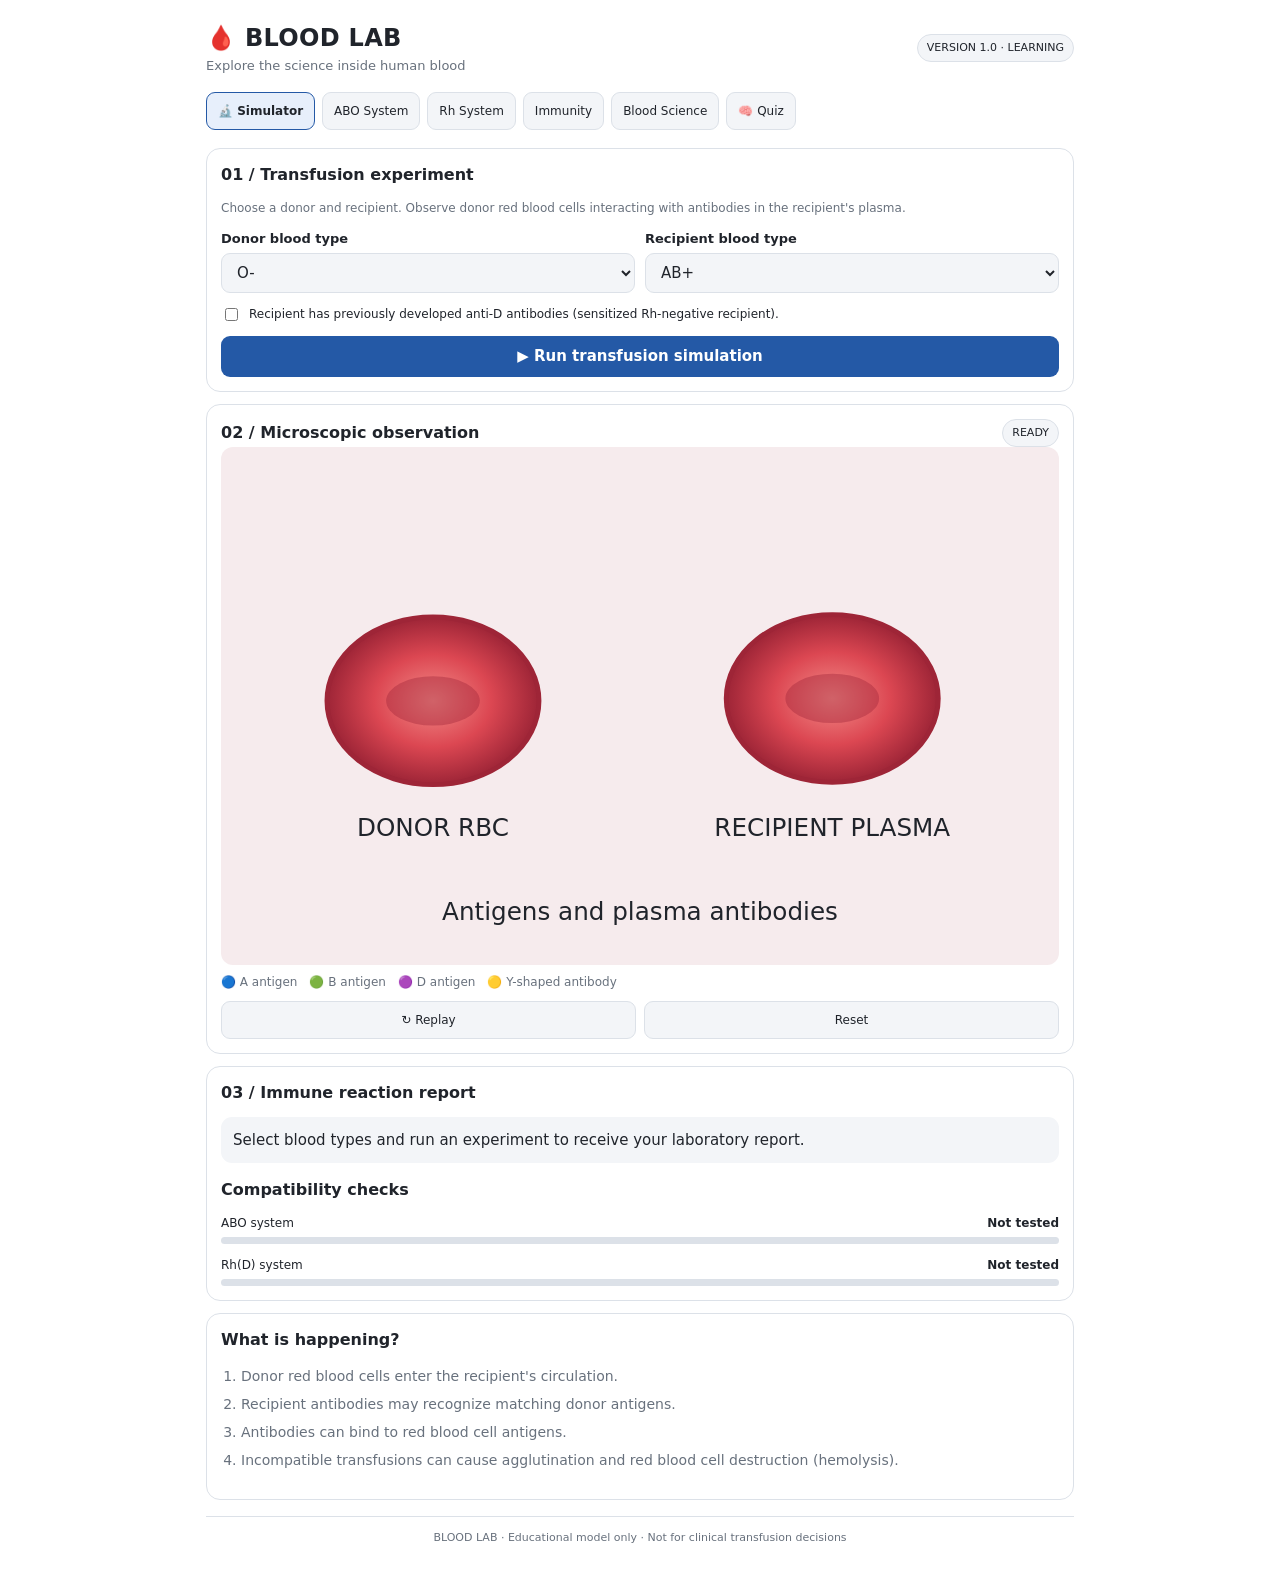
<file: blood_lab_interactive.html>
<!doctype html>
<html lang="en">
<head>
<meta charset="utf-8">
<meta name="viewport" content="width=device-width, initial-scale=1">
<title>Blood Lab — Interactive Science Simulator</title>
<style>
:root{color-scheme:light dark;--bg:#fff;--text:#20242b;--muted:#68717d;--card:#fff;--panel:#f3f5f8;--border:#dce1e8;--accent:#2459a6;--accent-bg:#e7effb}
@media(prefers-color-scheme:dark){:root{--bg:#15181d;--text:#edf0f5;--muted:#aab2bf;--card:#20252c;--panel:#292f38;--border:#3b424d;--accent:#8ab4f8;--accent-bg:#26384f}}
*{box-sizing:border-box}body{margin:0;background:var(--bg);color:var(--text);font:15px/1.5 system-ui,-apple-system,Segoe UI,Roboto,Arial,sans-serif}
main{max-width:900px;margin:auto;padding:20px 16px 40px}.header{display:flex;justify-content:space-between;align-items:center;gap:12px;margin-bottom:16px}.brand{font-size:24px;font-weight:800;letter-spacing:.3px}.subtitle,.muted{color:var(--muted)}.subtitle{font-size:13px}.version,.pill{font-size:11px;border:1px solid var(--border);border-radius:30px;padding:5px 9px;white-space:nowrap;background:var(--panel)}
nav{display:flex;gap:7px;overflow-x:auto;padding-bottom:10px;margin-bottom:8px}button,select{font:inherit;color:var(--text);background:var(--panel);border:1px solid var(--border);border-radius:9px;padding:9px 11px;cursor:pointer}button:focus-visible,select:focus-visible{outline:2px solid var(--accent);outline-offset:2px}button.active{background:var(--accent-bg);border-color:var(--accent);font-weight:700}.tab{font-size:12px;white-space:nowrap}.primary{background:var(--accent);color:white;border:0;font-weight:700;width:100%;margin-top:12px}.panel{background:var(--card);border:1px solid var(--border);border-radius:14px;padding:14px;margin:0 0 12px}.panel h2{font-size:19px;margin:0 0 5px}.panel h3{font-size:16px;margin:0}.small{font-size:12px}.grid{display:grid;grid-template-columns:repeat(2,minmax(0,1fr));gap:10px}.types{display:grid;grid-template-columns:repeat(4,minmax(0,1fr));gap:8px}.types button{font-weight:700;padding:10px 4px}.field label{display:block;font-size:13px;font-weight:650}.field select{display:block;width:100%;margin-top:5px}.check{display:flex;gap:8px;align-items:flex-start;font-size:12px;margin-top:12px}.result{background:var(--panel);border-radius:11px;padding:12px;margin-top:12px}.statusrow{display:flex;justify-content:space-between;gap:10px;font-size:12px;margin:12px 0 5px}.meter{height:7px;background:var(--border);border-radius:20px;overflow:hidden}.meter>div{height:100%;width:0;background:var(--accent);transition:width .35s}.actions{display:flex;gap:8px;margin-top:10px}.actions button{flex:1;font-size:12px}.legend{display:flex;flex-wrap:wrap;gap:12px;font-size:12px;color:var(--muted);margin-top:8px}.microscope{width:100%;height:auto;display:block;background:#9e2633; background:color-mix(in srgb,#9e2633 9%,var(--card));border-radius:12px}.hidden{display:none!important}.list{padding-left:20px;color:var(--muted);font-size:14px}.list li{margin:7px 0}.infoitem{display:flex;gap:12px;align-items:flex-start}.emoji{font-size:28px}.footer{border-top:1px solid var(--border);padding-top:13px;text-align:center;color:var(--muted);font-size:11px;margin-top:16px}
@keyframes float{0%,100%{transform:translateY(0)}50%{transform:translateY(-6px)}}@keyframes pulse{0%,100%{opacity:.6}50%{opacity:1}}.particle{animation:float 2.6s ease-in-out infinite}.clump{animation:pulse 1.4s ease-in-out infinite}
@media(max-width:520px){main{padding:14px 11px 30px}.brand{font-size:21px}.version{font-size:9px}.panel{padding:12px}.types{gap:6px}.types button{font-size:13px;padding:9px 2px}}
</style>
</head>
<body>
<main id="bloodlab">
 <header class="header"><div><div class="brand">🩸 BLOOD LAB</div><div class="subtitle">Explore the science inside human blood</div></div><span class="version">VERSION 1.0 · LEARNING</span></header>
 <nav id="nav">
  <button class="tab active" data-page="sim">🔬 Simulator</button><button class="tab" data-page="abo">ABO System</button><button class="tab" data-page="rh">Rh System</button><button class="tab" data-page="immune">Immunity</button><button class="tab" data-page="learn">Blood Science</button><button class="tab" data-page="quiz">🧠 Quiz</button>
 </nav>
 <section id="page-sim">
  <div class="panel"><h3>01 / Transfusion experiment</h3><p class="small muted">Choose a donor and recipient. Observe donor red blood cells interacting with antibodies in the recipient's plasma.</p>
   <div class="grid">
    <div class="field"><label for="donor">Donor blood type</label><select id="donor"><option>O-</option><option>O+</option><option>A-</option><option>A+</option><option>B-</option><option>B+</option><option>AB-</option><option>AB+</option></select></div>
    <div class="field"><label for="recipient">Recipient blood type</label><select id="recipient"><option>AB+</option><option>AB-</option><option>O-</option><option>O+</option><option>A-</option><option>A+</option><option>B-</option><option>B+</option></select></div>
   </div>
   <label class="check"><input id="sensitized" type="checkbox"> Recipient has previously developed anti-D antibodies (sensitized Rh-negative recipient).</label>
   <button id="run" class="primary">▶ Run transfusion simulation</button>
  </div>
  <div class="panel"><div style="display:flex;justify-content:space-between;align-items:center;gap:8px"><h3>02 / Microscopic observation</h3><span class="pill" id="stage">READY</span></div>
   <svg id="microscope" class="microscope" viewBox="0 0 340 210" role="img" aria-label="Illustration of red blood cells, antigens and antibodies">
    <defs><radialGradient id="cellgrad"><stop offset="0" stop-color="#f28b88"/><stop offset=".55" stop-color="#dc4752"/><stop offset="1" stop-color="#9e2537"/></radialGradient></defs>
    <g class="particle"><ellipse cx="86" cy="103" rx="43" ry="34" fill="url(#cellgrad)" stroke="#9e2537" stroke-width="2"/><ellipse cx="86" cy="103" rx="19" ry="10" fill="#9e2537" opacity=".4"/></g>
    <g class="particle" style="animation-delay:-1s"><ellipse cx="248" cy="102" rx="43" ry="34" fill="url(#cellgrad)" stroke="#9e2537" stroke-width="2"/><ellipse cx="248" cy="102" rx="19" ry="10" fill="#9e2537" opacity=".4"/></g>
    <g id="markers"></g><g id="antibodies"></g><g id="clumps"></g>
    <text x="86" y="158" text-anchor="middle" font-size="10" fill="currentColor">DONOR RBC</text><text x="248" y="158" text-anchor="middle" font-size="10" fill="currentColor">RECIPIENT PLASMA</text><text x="170" y="192" text-anchor="middle" font-size="10" fill="currentColor" id="visualLabel">Awaiting experiment...</text>
   </svg>
   <div class="legend"><span>🔵 A antigen</span><span>🟢 B antigen</span><span>🟣 D antigen</span><span>🟡 Y-shaped antibody</span></div>
   <div class="actions"><button id="replay">↻ Replay</button><button id="clear">Reset</button></div>
  </div>
  <div class="panel"><h3>03 / Immune reaction report</h3><div id="report" class="result" aria-live="polite">Select blood types and run an experiment to receive your laboratory report.</div>
   <h3 style="margin-top:15px">Compatibility checks</h3>
   <div class="statusrow"><span>ABO system</span><b id="aboStatus">Not tested</b></div><div class="meter"><div id="aboMeter"></div></div>
   <div class="statusrow"><span>Rh(D) system</span><b id="rhStatus">Not tested</b></div><div class="meter"><div id="rhMeter"></div></div>
  </div>
  <div class="panel"><h3>What is happening?</h3><ol class="list"><li>Donor red blood cells enter the recipient's circulation.</li><li>Recipient antibodies may recognize matching donor antigens.</li><li>Antibodies can bind to red blood cell antigens.</li><li>Incompatible transfusions can cause agglutination and red blood cell destruction (hemolysis).</li></ol></div>
 </section>
 <section id="page-abo" class="hidden">
  <div class="panel"><h2>ABO Blood Group System</h2><p class="small muted">Four groups determined by A and B antigens on red blood cells.</p></div>
  <div class="grid">
   <div class="panel"><h3>Group A</h3><p>🔵 A antigen</p><p class="small muted">Anti-B antibodies</p></div><div class="panel"><h3>Group B</h3><p>🟢 B antigen</p><p class="small muted">Anti-A antibodies</p></div>
   <div class="panel"><h3>Group AB</h3><p>🔵 A + 🟢 B</p><p class="small muted">Neither anti-A nor anti-B</p></div><div class="panel"><h3>Group O</h3><p>No A or B antigens</p><p class="small muted">Anti-A + Anti-B</p></div>
  </div>
  <div class="panel"><h3>Why does a reaction occur?</h3><p class="small muted">For example, an A-group recipient normally has anti-B antibodies. If B-antigen-bearing red blood cells enter their bloodstream, those antibodies can bind to the B antigens, potentially causing a dangerous transfusion reaction.</p></div>
 </section>
 <section id="page-rh" class="hidden">
  <div class="panel"><h2>Rh(D) Blood Group System</h2><p class="small muted">A separate antigen system from ABO.</p></div>
  <div class="grid"><div class="panel"><h3>Rh-positive (+)</h3><div class="emoji">🟣</div><p class="small muted">D antigen present</p></div><div class="panel"><h3>Rh-negative (−)</h3><div class="emoji">⚪</div><p class="small muted">D antigen absent</p></div></div>
  <div class="panel"><h3>Why isn't anti-D naturally present?</h3><p class="small muted">Anti-D usually develops after exposure to D-positive red blood cells, such as through transfusion or pregnancy. An Rh-negative person can become sensitized and develop immune memory.</p></div>
  <div class="panel"><h3>Important: Rh-negative does not mean immune to D</h3><p class="small muted">It means their own red blood cells lack the D antigen. Their immune system can still recognize D as foreign following exposure.</p></div>
 </section>
 <section id="page-immune" class="hidden">
  <div class="panel"><h2>Adaptive Immune Response</h2><p class="small muted">How your body develops a specific antibody response.</p></div>
  <div class="panel">
   <div class="infoitem"><span class="emoji">🔍</span><div><b>1. Recognition</b><p class="small muted">An immune cell recognizes a foreign antigen.</p></div></div><hr><div class="infoitem"><span class="emoji">⚡</span><div><b>2. Activation</b><p class="small muted">Appropriate B cells receive activation signals.</p></div></div><hr><div class="infoitem"><span class="emoji">🧬</span><div><b>3. Clonal expansion</b><p class="small muted">The activated B cells multiply.</p></div></div><hr><div class="infoitem"><span class="emoji">🏭</span><div><b>4. Antibody production</b><p class="small muted">Plasma cells produce antigen-specific antibodies.</p></div></div><hr><div class="infoitem"><span class="emoji">🧠</span><div><b>5. Immune memory</b><p class="small muted">Memory B cells can support a faster response to future exposure.</p></div></div>
  </div>
  <div class="panel"><h3>Cybersecurity analogy</h3><p class="small muted">Foreign antigen = unfamiliar intruder. Immune recognition = threat detection. Antibodies = specialized defensive tools. Memory B cells = retained threat knowledge.</p></div>
 </section>
 <section id="page-learn" class="hidden">
  <div class="panel"><h2>Blood Science Library</h2><p class="small muted">Explore the major components of human blood.</p></div>
  <div class="panel infoitem"><span class="emoji">🔴</span><div><b>Red blood cells</b><p class="small muted">Carry oxygen using hemoglobin. Their membranes carry blood-group antigens.</p></div></div>
  <div class="panel infoitem"><span class="emoji">⚪</span><div><b>White blood cells</b><p class="small muted">Participate in immune defense, including lymphocytes that recognize antigens.</p></div></div>
  <div class="panel infoitem"><span class="emoji">🟡</span><div><b>Plasma</b><p class="small muted">The liquid part of blood, transporting proteins, nutrients, hormones and antibodies.</p></div></div>
  <div class="panel infoitem"><span class="emoji">🟠</span><div><b>Platelets</b><p class="small muted">Help form blood clots to control bleeding.</p></div></div>
  <div class="panel"><h3>Other important concepts</h3><ul class="list"><li>Hemoglobin and oxygen transport</li><li>Blood clotting and coagulation</li><li>Antigens and antibodies</li><li>Blood typing and crossmatching</li><li>Hemolysis and agglutination</li><li>Hemolytic disease of the fetus and newborn</li><li>Plasma and platelet transfusions</li></ul></div>
 </section>
 <section id="page-quiz" class="hidden">
  <div class="panel"><h2>🧠 Knowledge Check</h2><p class="small muted">Test your understanding of ABO and Rh compatibility.</p></div>
  <div class="panel" id="quizContent"></div><div style="display:flex;justify-content:space-between;align-items:center;gap:10px"><span class="small muted" id="qprogress">Question 1 of 5</span><button id="nextQ" class="primary" style="width:auto;margin:0">Next →</button></div><p id="quizFeedback" aria-live="polite"></p>
 </section>
 <footer class="footer">BLOOD LAB · Educational model only · Not for clinical transfusion decisions</footer>
</main>
<script>
(()=>{
const root=document.getElementById('bloodlab');const $=id=>document.getElementById(id);
const abo=g=>g.replace(/[+-]/g,'');const rh=g=>g.endsWith('+');
const antigens=g=>({A:['A','AB'].includes(abo(g)),B:['B','AB'].includes(abo(g)),D:rh(g)});
const antibodies=g=>({A:abo(g)==='B'||abo(g)==='O',B:abo(g)==='A'||abo(g)==='O'});
let last=null,timer=null,quizIndex=0,answered=false,score=0;
function compatible(d,r,sens){let da=antigens(d),ra=antibodies(r);let badA=(da.A&&ra.A)||(da.B&&ra.B),badD=da.D&&r.endsWith('-'),immuneD=badD&&sens;return{abo:!badA,rh:!immuneD,standard:!badA&&!badD,actual:!badA&&!immuneD,badA,badD,immuneD}}
function marker(x,y,type){let colors={A:'#3d9be9',B:'#41b88c',D:'#bb8be8'};return `<g><path d="M ${x} ${y} l 0 -12" stroke="${colors[type]}" stroke-width="4" stroke-linecap="round"/><circle cx="${x}" cy="${y-14}" r="6" fill="${colors[type]}"/><text x="${x}" y="${y-12}" text-anchor="middle" font-size="7" fill="white" font-weight="bold">${type}</text></g>`}
function antibody(x,y,type){return `<g transform="translate(${x} ${y})"><path d="M0 12 L0 0 L-8 -9 M0 0 L8 -9" fill="none" stroke="#e3ad40" stroke-width="4" stroke-linecap="round" stroke-linejoin="round"/><text x="0" y="24" text-anchor="middle" font-size="8" fill="currentColor">${type}</text></g>`}
function draw(reaction,stage){let d=$('donor').value,r=$('recipient').value,da=antigens(d),ra=antibodies(r),mk='',types=Object.keys(da).filter(k=>da[k]),pos=[[65,83],[87,69],[108,88]];types.forEach((t,i)=>mk+=marker(...pos[i],t));$('markers').innerHTML=mk;let ab='',at=Object.keys(ra).filter(k=>ra[k]).map(k=>k==='A'?'anti-A':'anti-B');if($('sensitized').checked&&r.endsWith('-'))at.push('anti-D');if(reaction)at=at.filter(k=>k==='anti-A'?da.A:k==='anti-B'?da.B:da.D);[[226,63],[260,61],[291,82]].slice(0,at.length).forEach((p,i)=>ab+=antibody(...p,at[i]));$('antibodies').innerHTML=ab;$('clumps').innerHTML=reaction?`<g class="clump"><circle cx="145" cy="89" r="12" fill="#e3ad40" opacity=".65"/><circle cx="166" cy="109" r="14" fill="#e3ad40" opacity=".55"/><circle cx="185" cy="81" r="10" fill="#e3ad40" opacity=".7"/><path d="M133 95 Q165 55 195 100" stroke="#e3ad40" stroke-width="3" fill="none" stroke-dasharray="4 4"/></g>`:'';$('stage').textContent=stage;$('visualLabel').textContent=reaction?'Antibody binding illustrated':'Antigens and plasma antibodies'}
function run(){clearTimeout(timer);let d=$('donor').value,r=$('recipient').value,s=$('sensitized').checked,c=compatible(d,r,s);last={d,r,s,c};draw(false,'ANALYZING');$('report').innerHTML='<b>Scanning donor antigens...</b><br><span class="muted">Checking ABO and Rh(D) compatibility.</span>';$('aboStatus').textContent='Analyzing';$('rhStatus').textContent='Analyzing';timer=setTimeout(()=>{let mismatch=c.badA||c.immuneD;draw(mismatch,mismatch?'REACTION':'NO MODELLED BINDING');$('aboStatus').textContent=c.abo?'Compatible':'Incompatible';$('rhStatus').textContent=c.badD?(c.immuneD?'Anti-D detected':'Sensitization risk'):'Compatible';$('aboMeter').style.width=c.abo?'100%':'0%';$('rhMeter').style.width=c.immuneD?'0%':c.badD?'65%':'100%';if(c.badA){$('report').innerHTML='<b style="color:#d45b5b">⚠ ABO antigen–antibody incompatibility</b><p>Recipient plasma contains antibodies that can recognize donor A or B antigens. Antibody binding can cause agglutination and hemolysis.</p>'}else if(c.immuneD){$('report').innerHTML='<b style="color:#d45b5b">⚠ Anti-D recognition</b><p>The recipient has anti-D antibodies, which can bind to the donor D antigen. This can lead to red blood cell destruction.</p>'}else if(c.badD){$('report').innerHTML='<b style="color:#c58a31">⚠ Rh-incompatible under standard transfusion practice</b><p>The donor carries D antigen and the recipient is Rh-negative. No anti-D is selected in this model, so an immediate anti-D reaction is not assumed. Exposure can cause sensitization, which is why this pairing is generally avoided.</p>'}else{$('report').innerHTML='<b style="color:#249b69">✓ No ABO or Rh(D) incompatibility modelled</b><p>The selected recipient antibodies have no corresponding donor antigens to bind in this simplified simulation. Real transfusions still require clinical testing.</p>'}},850)}
$('run').addEventListener('click',run);$('replay').addEventListener('click',()=>{if(last)run()});$('clear').addEventListener('click',()=>{clearTimeout(timer);last=null;$('donor').value='O-';$('recipient').value='AB+';$('sensitized').checked=false;$('stage').textContent='READY';$('report').textContent='Select blood types and run an experiment to receive your laboratory report.';$('aboStatus').textContent='Not tested';$('rhStatus').textContent='Not tested';$('aboMeter').style.width='0';$('rhMeter').style.width='0';draw(false,'READY')});
document.querySelectorAll('#nav [data-page]').forEach(b=>b.addEventListener('click',()=>{document.querySelectorAll('#nav [data-page]').forEach(x=>x.classList.toggle('active',x===b));document.querySelectorAll('main section[id^="page-"]').forEach(p=>p.classList.toggle('hidden',p.id!=='page-'+b.dataset.page))}));
const questions=[['Which antigens are present on O− red blood cells?',['A and B','D only','None of A, B and D','A, B and D'],2,'O− lacks A, B and D antigens.'],['What does the plus sign in O+ mean?',['A antigen','B antigen','D antigen','Anti-D antibody'],2,'The plus indicates the presence of D antigen.'],['Which antibodies are normally present in group O plasma?',['Anti-A only','Anti-B only','Anti-A and anti-B','Neither'],2,'Group O normally has both ABO antibodies.'],['Why does anti-D usually develop after exposure?',['It is an acquired immune response','It is part of hemoglobin','Every person has it at birth','It is an A antigen'],0,'Anti-D is generally an immune response following sensitization.'],['Why is O− the universal red blood cell donor type?',['It has all antigens','It lacks A, B and D antigens','It contains no plasma','It has anti-A antibodies on its cells'],1,'O− red cells lack the three major antigens considered in this model.']];
function showQ(){let q=questions[quizIndex];answered=false;$('qprogress').textContent=`Question ${quizIndex+1} of ${questions.length}`;$('quizContent').innerHTML='<b>'+q[0]+'</b><div class="grid" style="margin-top:12px">'+q[1].map((x,i)=>`<button style="text-align:left" data-answer="${i}">${String.fromCharCode(65+i)}. ${x}</button>`).join('')+'</div>';$('quizFeedback').textContent='';$('quizContent').querySelectorAll('[data-answer]').forEach(b=>b.addEventListener('click',()=>{if(answered)return;answered=true;let ok=Number(b.dataset.answer)===q[2];if(ok)score++;$('quizFeedback').innerHTML=(ok?'✓ Correct! ':'✗ Not quite. ')+q[3]+'<br><b>Score: '+score+'/'+questions.length+'</b>';b.classList.add('active')}));$('nextQ').textContent=quizIndex===questions.length-1?'Restart quiz':'Next →'}
$('nextQ').addEventListener('click',()=>{if(quizIndex===questions.length-1){quizIndex=0;score=0}else quizIndex++;showQ()});showQ();draw(false,'READY');
})();
</script>
</body></html>
</file>
